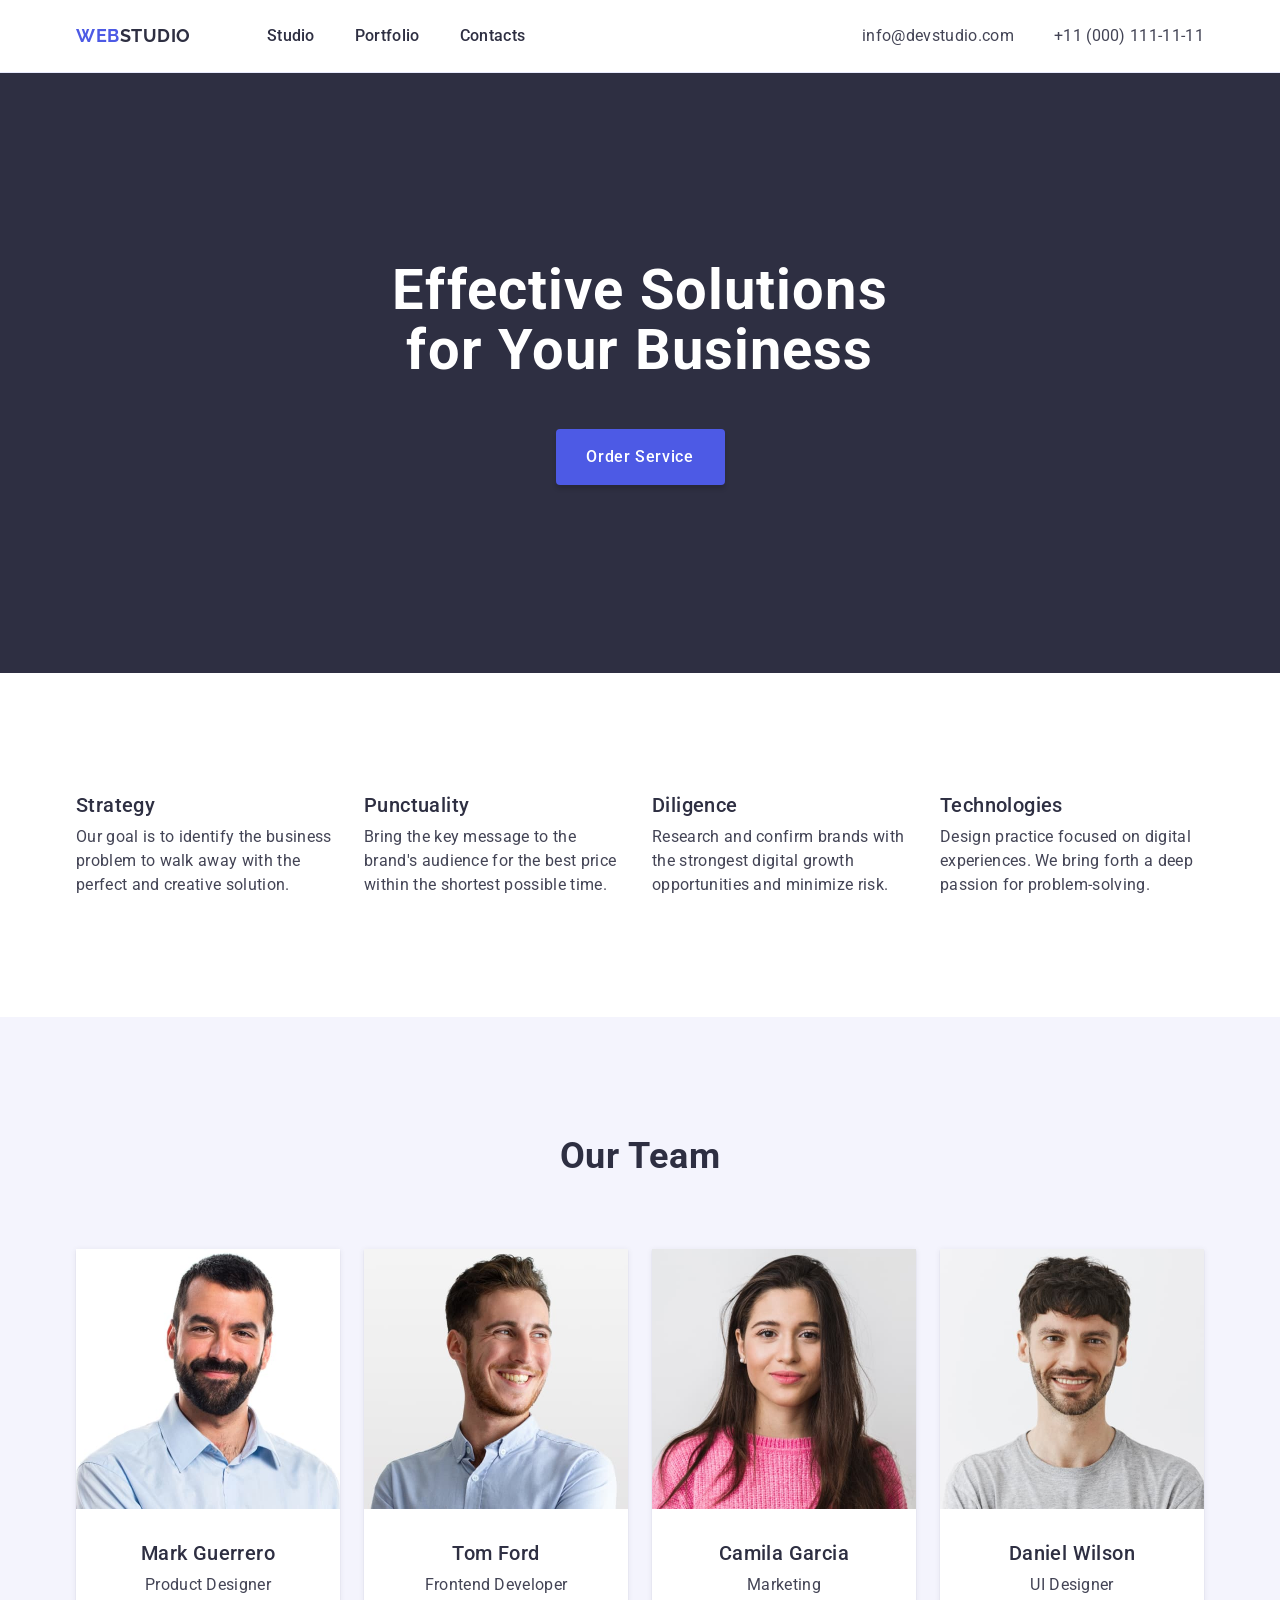
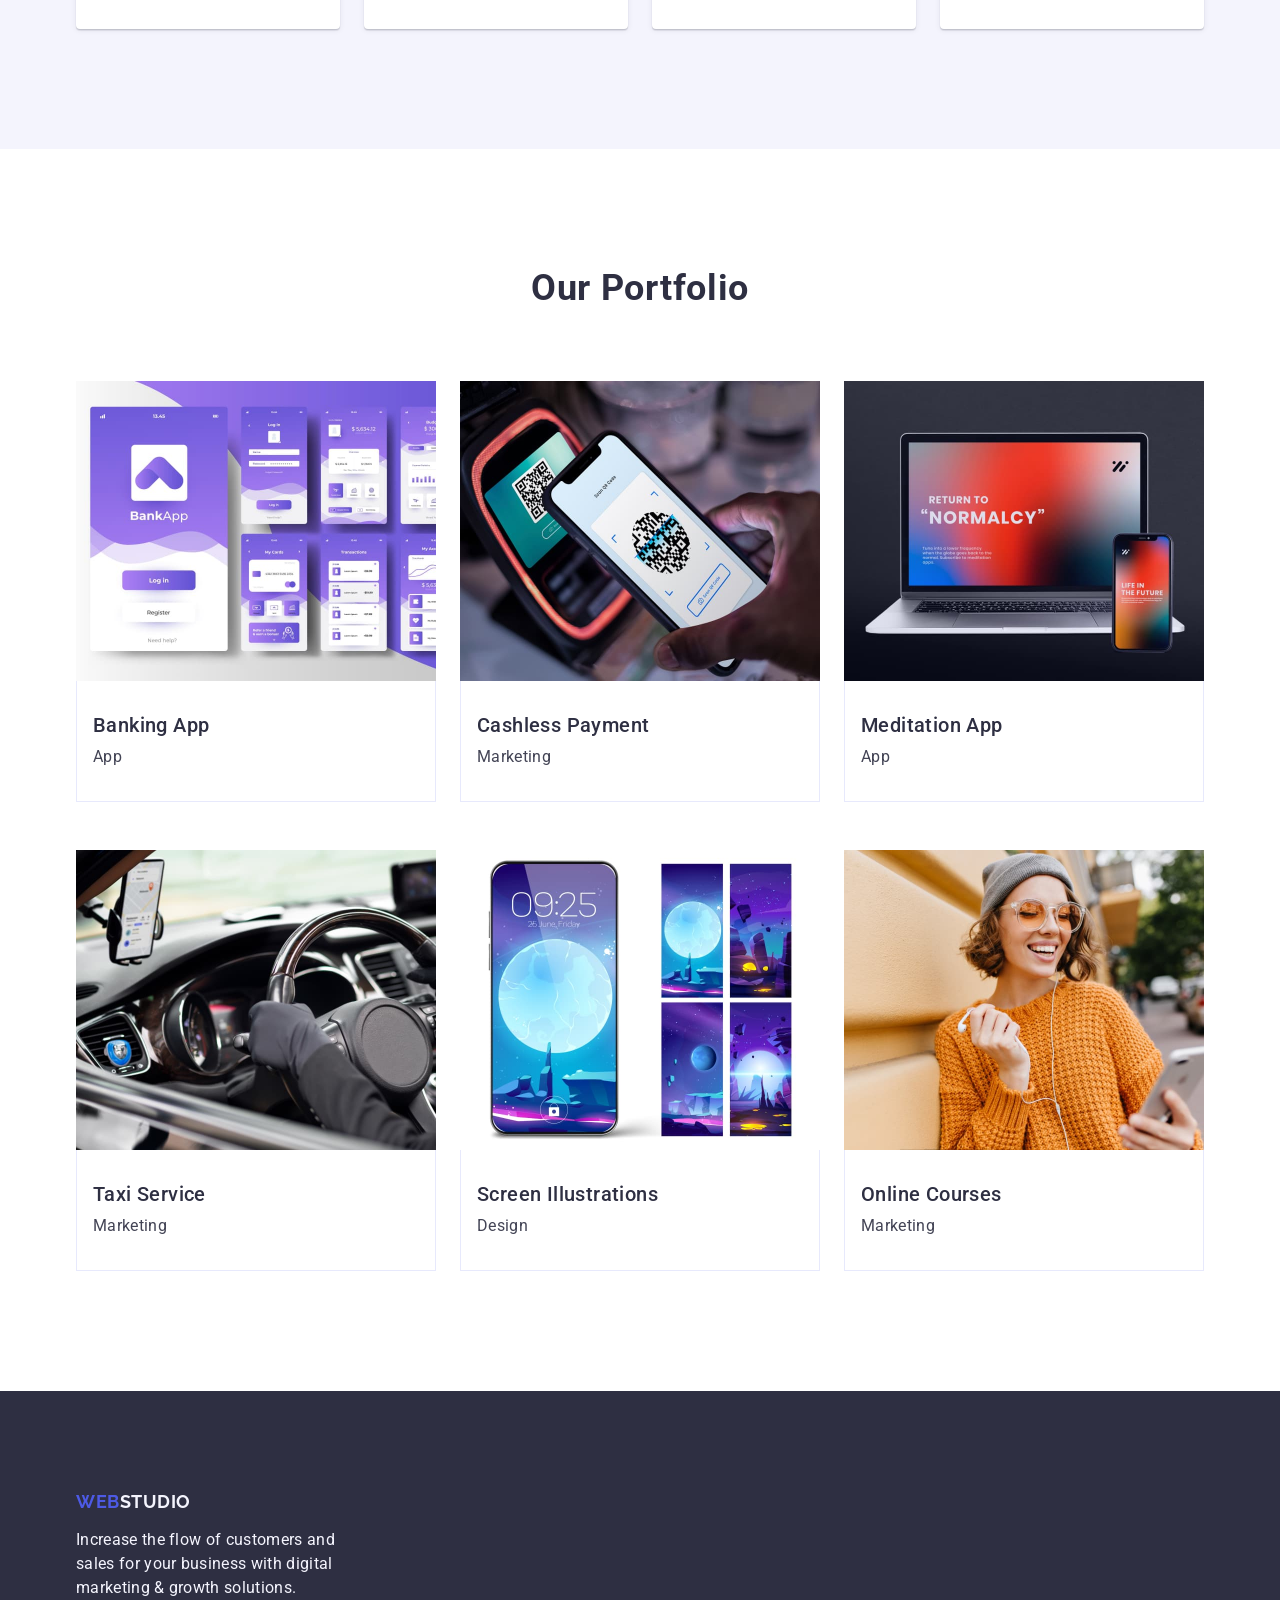
<file: index.html>
<!DOCTYPE html>
<html lang="en">
  <head>
    <meta charset="UTF-8" />
    <meta name="viewport" content="width=device-width, initial-scale=1.0" />
    <title>WebStudio</title>
    <link
      rel="stylesheet"
      href="https://cdnjs.cloudflare.com/ajax/libs/modern-normalize/3.0.1/modern-normalize.min.css"
      integrity="sha512-q6WgHqiHlKyOqslT/lgBgodhd03Wp4BEqKeW6nNtlOY4quzyG3VoQKFrieaCeSnuVseNKRGpGeDU3qPmabCANg=="
      crossorigin="anonymous"
      referrerpolicy="no-referrer"
    />
    <link rel="preconnect" href="https://fonts.googleapis.com" />
    <link rel="preconnect" href="https://fonts.gstatic.com" crossorigin />
    <link
      href="https://fonts.googleapis.com/css2?family=Raleway:wght@700&family=Roboto:wght@400;500;700&display=swap"
      rel="stylesheet"
    />
    <link rel="stylesheet" href="./css/styles.css" />
  </head>

  <body>
    <!--Header-->
    <header class="page-header">
      <div class="container header-container">
        <nav class="header-nav">
          <a class="logo nav-logo" href="./index.html"
            >Web<span class="header-logo-accent">Studio</span></a
          >
          <ul class="nav-list">
            <li class="nav-item">
              <a class="nav-link" href="./index.html" target="_blank">Studio</a>
            </li>
            <li class="nav-item"><a class="nav-link" href="" target="_blank">Portfolio</a></li>
            <li class="nav-item"><a class="nav-link" href="" target="_blank">Contacts</a></li>
          </ul>
        </nav>
        <address class="contacts">
          <ul class="contacts-list">
            <li class="contacts-item">
              <a class="contacts-link" href="mailto:info@devstudio.com">info@devstudio.com</a>
            </li>
            <li class="contacts-item">
              <a class="contacts-link" href="tel:+110001111111">+11 (000) 111-11-11</a>
            </li>
          </ul>
        </address>
      </div>
    </header>

    <!--Main-->
    <main>
      <!--Section Hero-->
      <section class="hero">
        <div class="container">
          <h1 class="hero-title">
            Effective solutions <span class="hero-title-accent">for</span> your business
          </h1>
          <button class="hero-button" type="button">Order Service</button>
        </div>
      </section>

      <!--Section About us-->
      <section class="section about">
        <div class="container">
          <h2 class="section-title about-title visually-hidden">About us</h2>
          <ul class="about-list">
            <li class="about-item">
              <h3 class="about-subtitle">Strategy</h3>
              <p class="about-text">
                Our goal is to identify the business problem to walk away with the perfect and
                creative solution.
              </p>
            </li>
            <li class="about-item">
              <h3 class="about-subtitle">Punctuality</h3>
              <p class="about-text">
                Bring the key message to the brand's audience for the best price within the shortest
                possible time.
              </p>
            </li>
            <li class="about-item">
              <h3 class="about-subtitle">Diligence</h3>
              <p class="about-text">
                Research and confirm brands with the strongest digital growth opportunities and
                minimize risk.
              </p>
            </li>
            <li class="about-item">
              <h3 class="about-subtitle">Technologies</h3>
              <p class="about-text">
                Design practice focused on digital experiences. We bring forth a deep passion for
                problem-solving.
              </p>
            </li>
          </ul>
        </div>
      </section>

      <!--Section Our team-->
      <section class="section team">
        <div class="container">
          <h2 class="section-title team-title">Our Team</h2>
          <ul class="team-card-list">
            <li class="team-card-item">
              <img
                class="team-card-img"
                src="./images/team/team-1.jpg"
                alt="Mark Guerrero"
                width="264"
              />
              <div class="team-card-box">
                <h3 class="team-card-title">Mark Guerrero</h3>
                <p class="team-card-text">Product Designer</p>
              </div>
            </li>
            <li class="team-card-item">
              <img
                class="team-card-img"
                src="./images/team/team-2.jpg"
                alt="Tom Ford"
                width="264"
              />
              <div class="team-card-box">
                <h3 class="team-card-title">Tom Ford</h3>
                <p class="team-card-text">Frontend Developer</p>
              </div>
            </li>
            <li class="team-card-item">
              <img
                class="team-card-img"
                src="./images/team/team-3.jpg"
                alt="Camila Garcia"
                width="264"
              />
              <div class="team-card-box">
                <h3 class="team-card-title">Camila Garcia</h3>
                <p class="team-card-text">Marketing</p>
              </div>
            </li>
            <li class="team-card-item">
              <img
                class="team-card-img"
                src="./images/team/team-4.jpg"
                alt="Daniel Wilson"
                width="264"
              />
              <div class="team-card-box">
                <h3 class="team-card-title">Daniel Wilson</h3>
                <p class="team-card-text">UI Designer</p>
              </div>
            </li>
          </ul>
        </div>
      </section>

      <!--Section Portfolio-->
      <section class="section portfolio">
        <div class="container">
          <h2 class="section-title portfolio-title">Our Portfolio</h2>
          <ul class="portfolio-list">
            <li class="portfolio-item">
              <img
                class="portfolio-img"
                src="./images/portfolio/portfolio-1.jpg"
                alt="Banking application"
                width="360"
              />
              <div class="portfolio-box">
                <h3 class="portfolio-subtitle">Banking App</h3>
                <p class="portfolio-text">App</p>
              </div>
            </li>
            <li class="portfolio-item">
              <img
                class="portfolio-img"
                src="./images/portfolio/portfolio-2.jpg"
                alt="Cashless payment by smartphone"
                width="360"
              />
              <div class="portfolio-box">
                <h3 class="portfolio-subtitle">Cashless Payment</h3>
                <p class="portfolio-text">Marketing</p>
              </div>
            </li>
            <li class="portfolio-item">
              <img
                class="portfolio-img"
                src="./images/portfolio/portfolio-3.jpg"
                alt="Laptop and smartphone"
                width="360"
              />
              <div class="portfolio-box">
                <h3 class="portfolio-subtitle">Meditation App</h3>
                <p class="portfolio-text">App</p>
              </div>
            </li>
            <li class="portfolio-item">
              <img
                class="portfolio-img"
                src="./images/portfolio/portfolio-4.jpg"
                alt="Man driving a car"
                width="360"
              />
              <div class="portfolio-box">
                <h3 class="portfolio-subtitle">Taxi Service</h3>
                <p class="portfolio-text">Marketing</p>
              </div>
            </li>
            <li class="portfolio-item">
              <img
                class="portfolio-img"
                src="./images/portfolio/portfolio-5.jpg"
                alt="Smartphone and some background images"
                width="360"
              />
              <div class="portfolio-box">
                <h3 class="portfolio-subtitle">Screen Illustrations</h3>
                <p class="portfolio-text">Design</p>
              </div>
            </li>
            <li class="portfolio-item">
              <img
                class="portfolio-img"
                src="./images/portfolio/portfolio-6.jpg"
                alt="Girl with smartphone"
                width="360"
              />
              <div class="portfolio-box">
                <h3 class="portfolio-subtitle">Online Courses</h3>
                <p class="portfolio-text">Marketing</p>
              </div>
            </li>
          </ul>
        </div>
      </section>
    </main>

    <!--Footer-->
    <footer class="footer">
      <div class="container">
        <a class="logo footer-logo" href="./index.html"
          >Web<span class="footer-logo-accent">Studio</span></a
        >
        <p class="footer-text">
          Increase the flow of customers and sales for your business with digital marketing & growth
          solutions.
        </p>
      </div>
    </footer>
  </body>
</html>
</file>
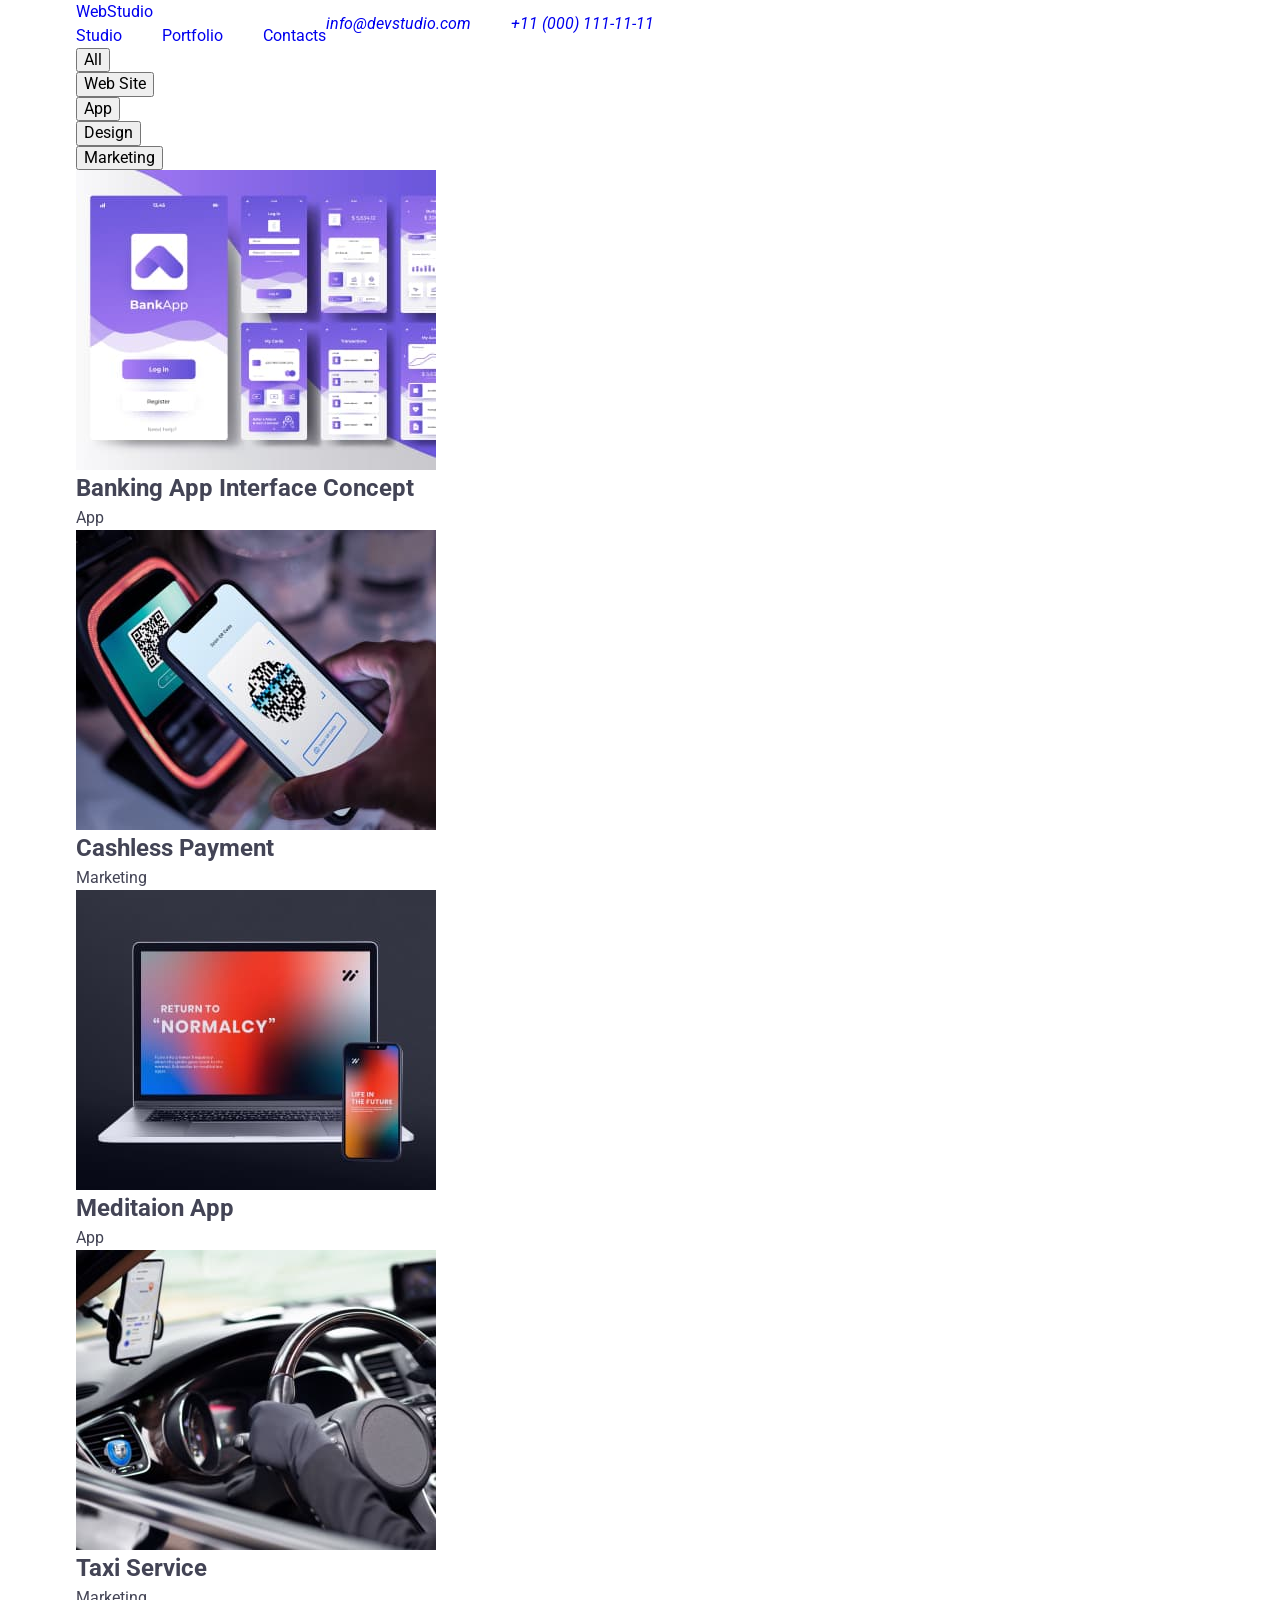
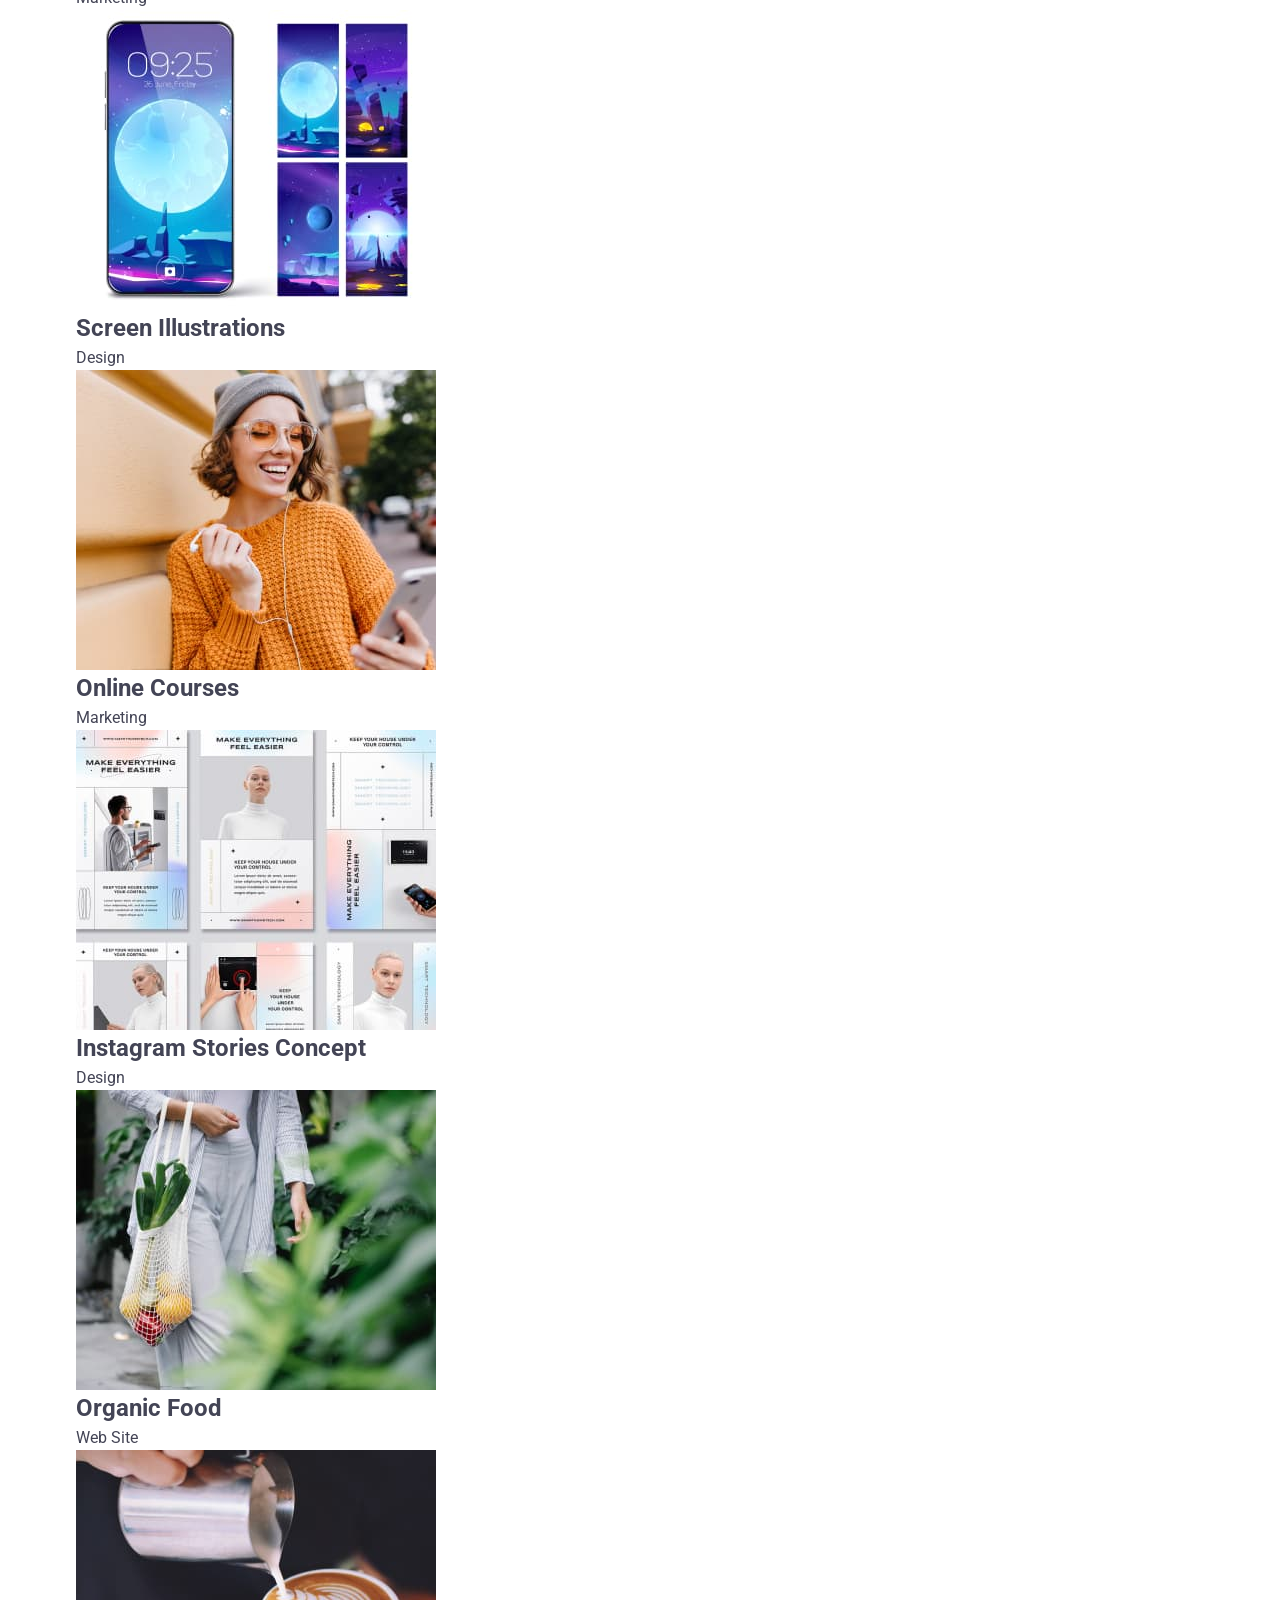
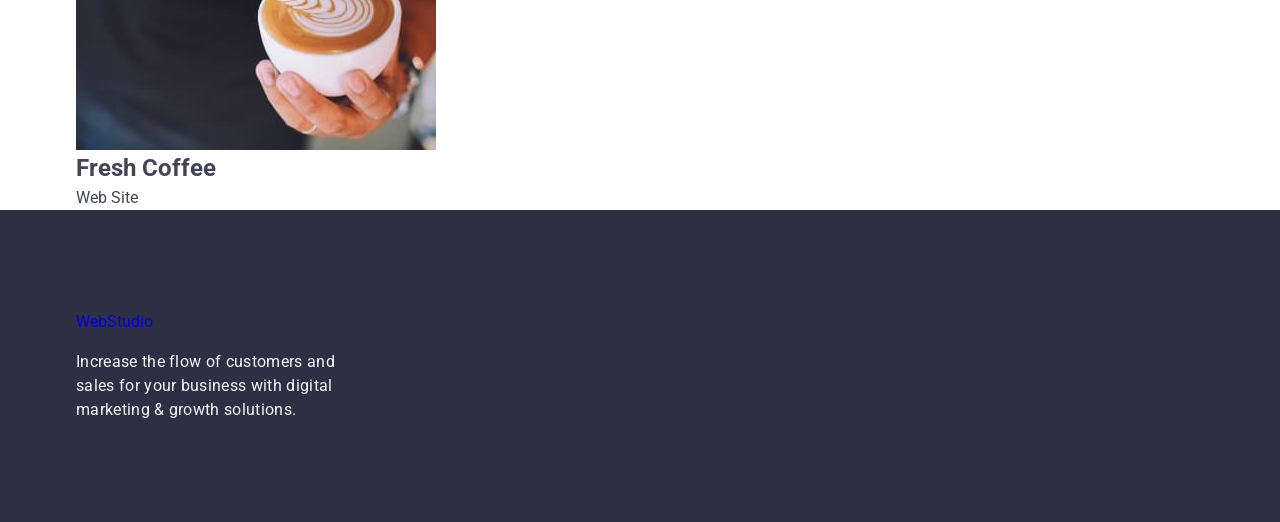
<file: portfolio.html>
<!DOCTYPE html>
<html lang="en">
  <head>
    <meta charset="UTF-8" />
    <meta http-equiv="X-UA-Compatible" content="IE=edge" />
    <meta name="viewport" content="width=device-width, initial-scale=1.0" />
    <title>Portfolio</title>
    <link rel="preconnect" href="https://fonts.googleapis.com" />
    <link rel="preconnect" href="https://fonts.gstatic.com" crossorigin />
    <link
      href="https://fonts.googleapis.com/css2?family=Raleway:wght@800&family=Roboto:wght@400;500;700;900&display=swap"
      rel="stylesheet"
    />
    <link
      rel="stylesheet"
      href="https://cdnjs.cloudflare.com/ajax/libs/modern-normalize/1.1.0/modern-normalize.min.css"
      integrity="sha512-wpPYUAdjBVSE4KJnH1VR1HeZfpl1ub8YT/NKx4PuQ5NmX2tKuGu6U/JRp5y+Y8XG2tV+wKQpNHVUX03MfMFn9Q=="
      crossorigin="anonymous"
      referrerpolicy="no-referrer"
    />
    <link rel="stylesheet" href="./css/styles.css" />
  </head>
  <body>
    <!-- Header -->
    <header class="header">
      <div class="container header-container">
        <nav class="nav">
          <a href="./index.html" class="header-logo link">Web<span>Studio</span></a>
          <ul class="nav-list list">
            <li class="nav-item"><a href="./index.html" class="nav-item-link link">Studio</a></li>
            <li class="nav-item">
              <a href="./portfolio.html" class="nav-item-link link current">Portfolio</a>
            </li>
            <li class="nav-item"><a href="#" class="nav-item-link link">Contacts</a></li>
          </ul>
        </nav>
        <address class="header-contacts">
          <ul class="contacts-list list">
            <li class="contacts-item">
              <a href="mailto:info@devstudio.com" class="contacts-item-link link"
                >info@devstudio.com</a
              >
            </li>
            <li class="contacts-item">
              <a href="tel:+110001111111" class="contacts-item-link link">+11 (000) 111-11-11</a>
            </li>
          </ul>
        </address>
      </div>
    </header>

    <!-- Main -->
    <main>
      <!-- Our projects -->
      <section class="projects">
        <div class="container">
          <h1 class="visually-hidden">Our projects</h1>
          <!-- Filter -->
          <ul class="filter-list list">
            <li class="filter-item"><button type="button" class="filter-btn">All</button></li>
            <li class="filter-item"><button type="button" class="filter-btn">Web Site</button></li>
            <li class="filter-item"><button type="button" class="filter-btn">App</button></li>
            <li class="filter-item"><button type="button" class="filter-btn">Design</button></li>
            <li class="filter-item"><button type="button" class="filter-btn">Marketing</button></li>
          </ul>

          <!-- Projects -->
          <ul class="project-list list">
            <li class="project-item">
              <div class="card">
                <div class="card-thumb">
                  <img src="./images/portfolio-1.jpg" alt="Banking App" width="360" height="300" />
                </div>

                <div class="card-content">
                  <h2 class="project-title">Banking App Interface Concept</h2>
                  <p class="project-text">App</p>
                </div>
              </div>
            </li>
            <li class="project-item">
              <div class="card">
                <div class="card-thumb">
                  <img
                    src="./images/portfolio-2.jpg"
                    alt="Cashless Payment from smartphone"
                    width="360"
                    height="300"
                  />
                </div>
                <div class="card-content">
                  <h2 class="project-title">Cashless Payment</h2>
                  <p class="project-text">Marketing</p>
                </div>
              </div>
            </li>
            <li class="project-item">
              <div class="card">
                <div class="card-thumb">
                  <img
                    src="./images/portfolio-3.jpg"
                    alt="A laptop and a smartphone"
                    width="360"
                    height="300"
                  />
                </div>
                <div class="card-content">
                  <h2 class="project-title">Meditaion App</h2>
                  <p class="project-text">App</p>
                </div>
              </div>
            </li>
            <li class="project-item">
              <div class="card">
                <div class="card-thumb">
                  <img
                    src="./images/portfolio-4.jpg"
                    alt="A man driving a car"
                    width="360"
                    height="300"
                  />
                </div>
                <div class="card-content">
                  <h2 class="project-title">Taxi Service</h2>
                  <p class="project-text">Marketing</p>
                </div>
              </div>
            </li>
            <li class="project-item">
              <div class="card">
                <div class="card-thumb">
                  <img
                    src="./images/portfolio-5.jpg"
                    alt="A screen of a smartphone"
                    width="360"
                    height="300"
                  />
                </div>
                <div class="card-content">
                  <h2 class="project-title">Screen Illustrations</h2>
                  <p class="project-text">Design</p>
                </div>
              </div>
            </li>
            <li class="project-item">
              <div class="card">
                <div class="card-thumb">
                  <img
                    src="./images/portfolio-6.jpg"
                    alt="A woman with a smartphone"
                    width="360"
                    height="300"
                  />
                </div>
                <div class="card-content">
                  <h2 class="project-title">Online Courses</h2>
                  <p class="project-text">Marketing</p>
                </div>
              </div>
            </li>
            <li class="project-item">
              <div class="card">
                <div class="card-thumb">
                  <img
                    src="./images/portfolio-7.jpg"
                    alt="Instagram Stories"
                    width="360"
                    height="300"
                  />
                </div>
                <div class="card-content">
                  <h2 class="project-title">Instagram Stories Concept</h2>
                  <p class="project-text">Design</p>
                </div>
              </div>
            </li>
            <li class="project-item">
              <div class="card">
                <div class="card-thumb">
                  <img
                    src="./images/portfolio-8.jpg"
                    alt="A woman with organic food"
                    width="360"
                    height="300"
                  />
                </div>
                <div class="card-content">
                  <h2 class="project-title">Organic Food</h2>
                  <p class="project-text">Web Site</p>
                </div>
              </div>
            </li>
            <li class="project-item">
              <div class="card">
                <div class="card-thumb">
                  <img
                    src="./images/portfolio-9.jpg"
                    alt="A cup of coffee"
                    width="360"
                    height="300"
                  />
                </div>
                <div class="card-content">
                  <h2 class="project-title">Fresh Coffee</h2>
                  <p class="project-text">Web Site</p>
                </div>
              </div>
            </li>
          </ul>
        </div>
      </section>
    </main>

    <!-- Footer -->
    <footer class="footer">
      <div class="container">
        <a href="./index.html" class="footer-logo link">Web<span>Studio</span></a>
        <p class="footer-text">
          Increase the flow of customers and sales for your business with digital marketing & growth
          solutions.
        </p>
      </div>
    </footer>
  </body>
</html>
</file>
<file: css/styles.css>
body {
  font-family: "Roboto", sans-serif;
  line-height: 1.5;
  color: #434455;
  background-color: #fff;
}

a {
  text-decoration: none;
}

h1,
h2,
h3,
h4,
h5,
h6,
p {
  /* padding: 0; */
  margin: 0;
}

ul,
ol {
  list-style-type: none;
  padding: 0;
  margin: 0;
}

h3 {
  font-weight: 500;
  font-size: 20px;
  line-height: 1.2;
  letter-spacing: 0.02em;
  color: #2e2f42;
}

button {
  cursor: pointer;
}

img {
  display: block;
  max-width: 100%;
  height: auto;
}

.container {
  max-width: 1158px;
  padding: 0 15px;
  margin: 0 auto;
}

.section {
  padding-top: 120px;
  padding-bottom: 120px;
}

.visually-hidden {
  position: absolute;
  width: 1px;
  height: 1px;
  margin: -1px;
  border: 0;
  padding: 0;
  white-space: nowrap;
  clip-path: inset(100%);
  clip: rect(0 0 0 0);
  overflow: hidden;
}

/* #region Header */
.page-header {
  border-bottom: 1px solid #e7e9fc;
}

.header-container {
  display: flex;
  align-items: center;
}

.header-nav {
  display: flex;
  align-items: center;
}

.logo {
  font-family: "Raleway", sans-serif;
  font-weight: 700;
  font-size: 18px;
  line-height: 1.17;
  letter-spacing: 0.03em;
  text-transform: uppercase;
  color: #4d5ae5;
}

.header-logo-accent {
  color: #2e2f42;
}

.nav-logo {
  padding: 24px 0;
  margin-right: 76px;
}

.nav-list {
  display: flex;
  align-items: center;
  gap: 40px;
}

.nav-link {
  font-weight: 500;
  letter-spacing: 0.02em;
  color: #2e2f42;
  display: block;
  padding: 24px 0;
}

.contacts {
  font-style: normal;
  margin-left: auto;
}

.contacts-list {
  display: flex;
  align-items: center;
  gap: 40px;
}

.contacts-link {
  letter-spacing: 0.02em;
  color: #434455;
  display: block;
  padding: 24px 0;
}

.nav-link:hover,
.nav-link:focus,
.contacts-link:hover,
.contacts-link:focus {
  color: #404bbf;
}
/* #endregion Header */

/* #region Hero */
.hero {
  background-color: #2e2f42;
  /* text-align: center; */
  padding-top: 188px;
  padding-bottom: 188px;
}

.hero-title {
  font-size: 56px;
  line-height: 1.07;
  letter-spacing: 0.02em;
  text-align: center;
  color: #fff;
  text-transform: capitalize;
  margin: 0 auto;
  margin-bottom: 48px;
  max-width: 496px;
}

.hero-title-accent {
  text-transform: lowercase;
}

.hero-button {
  font-family: "Roboto", sans-serif;
  font-weight: 500;
  line-height: 1.5;
  letter-spacing: 0.04em;
  color: #fff;
  background-color: #4d5ae5;
  border: none;
  border-radius: 4px;
  min-width: 169px;
  display: block;
  margin: 0 auto;
  padding-top: 16px;
  padding-bottom: 16px;
  box-shadow: 0 4px 4px 0 rgba(0, 0, 0, 0.15);
}

.hero-button:hover,
.hero-button:focus {
  background-color: #404bbf;
}
/* #endregion Hero */

/* #region About */
.section-title {
  font-size: 36px;
  line-height: 1.11;
  letter-spacing: 0.02em;
  text-align: center;
  text-transform: capitalize;
  color: #2e2f42;
}

.about-list {
  display: flex;
  align-items: center;
  gap: 24px;
}

.about-item {
  width: calc((100% - 72px) / 4);
}

.about-subtitle {
  margin-bottom: 8px;
}

.about-text {
  letter-spacing: 0.02em;
}
/* #endregion About */

/* #region Our team */
.team {
  background-color: #f4f4fd;
}

.team-title {
  margin-bottom: 72px;
}

.team-card-list {
  display: flex;
  gap: 24px;
}

.team-card-item {
  width: calc((100% - 72px) / 4);
  background: #fff;
  border-bottom-right-radius: 4px;
  border-bottom-left-radius: 4px;
  box-shadow: 0 2px 1px 0 rgba(46, 47, 66, 0.08), 0 1px 1px 0 rgba(46, 47, 66, 0.16),
    0 1px 6px 0 rgba(46, 47, 66, 0.08);
}

.team-card-box {
  padding: 32px 0;
  text-align: center;
}

.team-card-title {
  margin-bottom: 8px;
}

.team-card-text {
  letter-spacing: 0.02em;
}
/* #endregion Our team */

/* #region Portfolio */
.portfolio-title {
  margin-bottom: 72px;
}

.portfolio-list {
  display: flex;
  flex-wrap: wrap;
  column-gap: 24px;
  row-gap: 48px;
}

.portfolio-item {
  width: calc((100% - 48px) / 3);
}

.portfolio-box {
  border-bottom: 1px solid #e7e9fc;
  border-left: 1px solid #e7e9fc;
  border-right: 1px solid #e7e9fc;
  padding: 32px 16px;
}

.portfolio-subtitle {
  margin-bottom: 8px;
}

.portfolio-text {
  letter-spacing: 0.02em;
}
/* #endregion Portfolio */

/* #region Footer */
.footer {
  color: #f4f4fd;
  background-color: #2e2f42;
  padding-top: 100px;
  padding-bottom: 100px;
}

.footer-logo {
  display: inline-block;
  margin-bottom: 16px;
}

.footer-logo-accent {
  color: #f4f4fd;
}

.footer-text {
  letter-spacing: 0.02em;
  width: 264px;
}
/* #endregion Footer */
</file>
